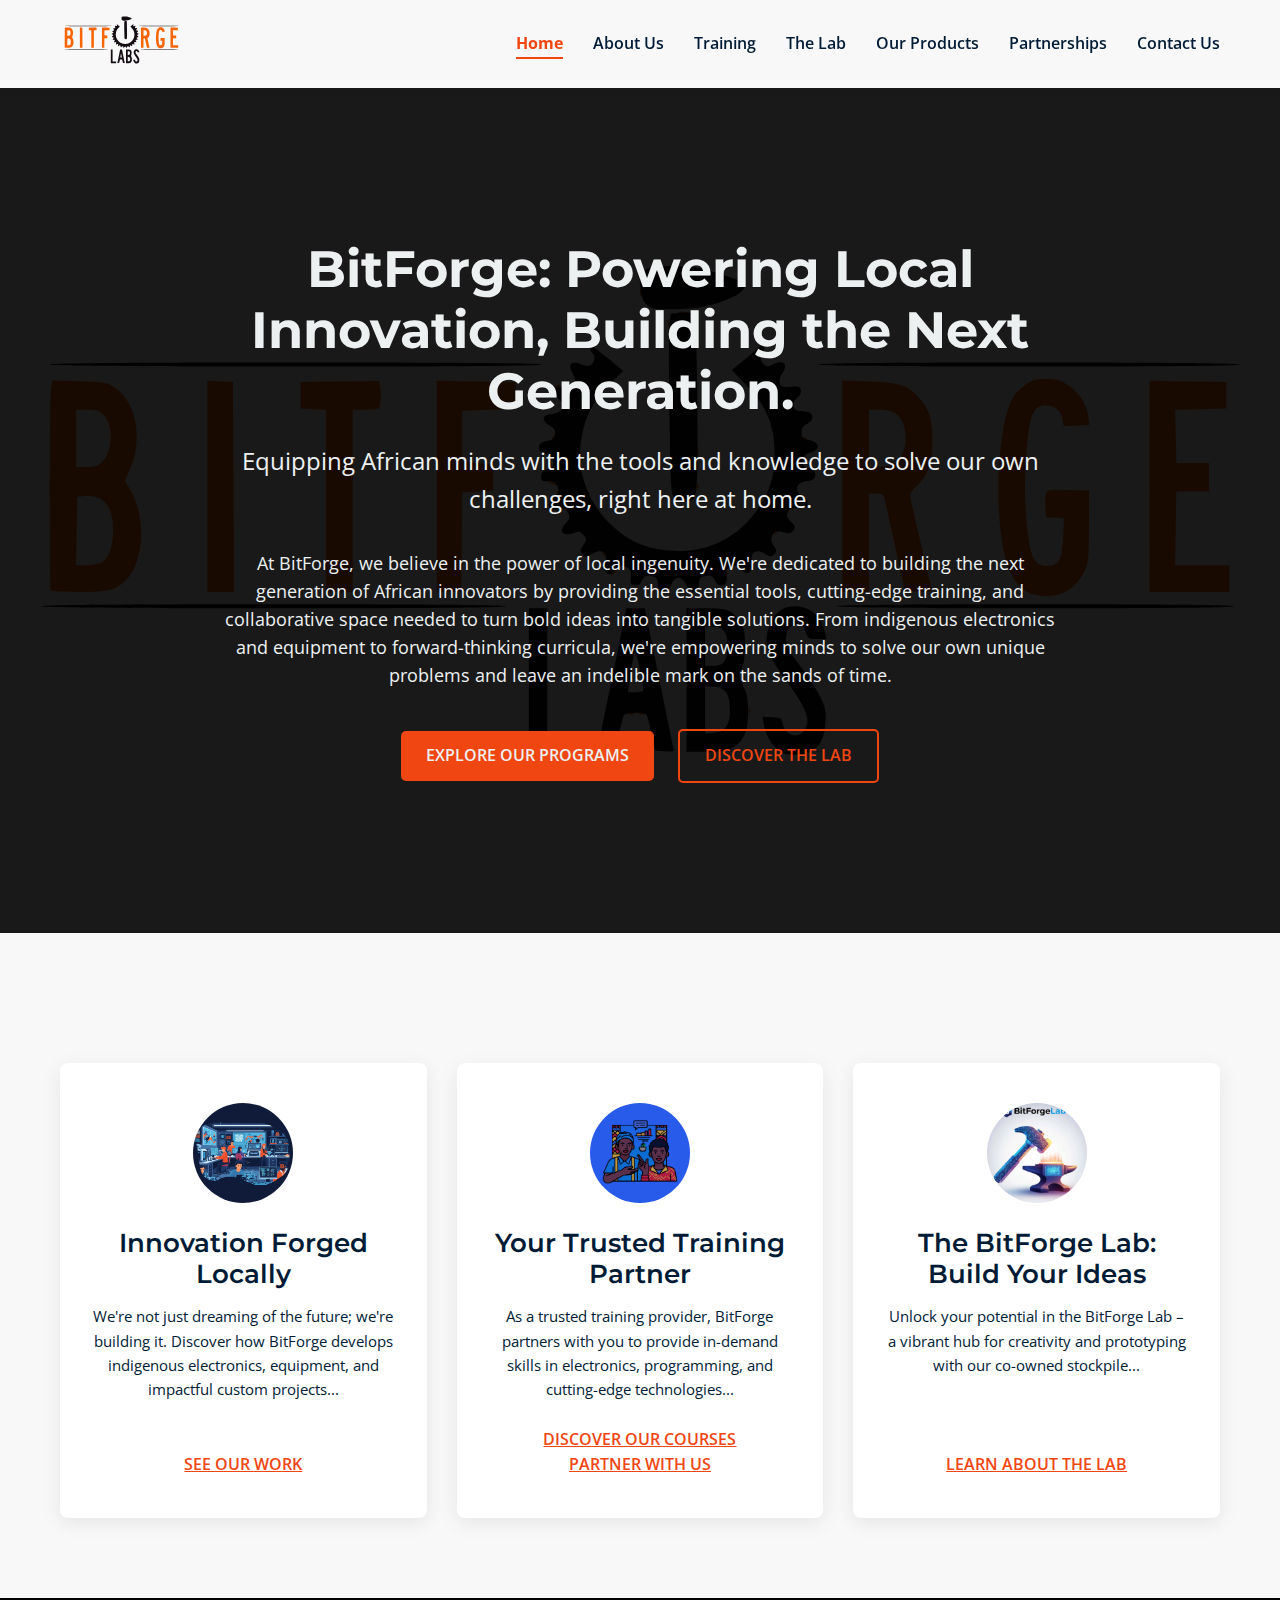
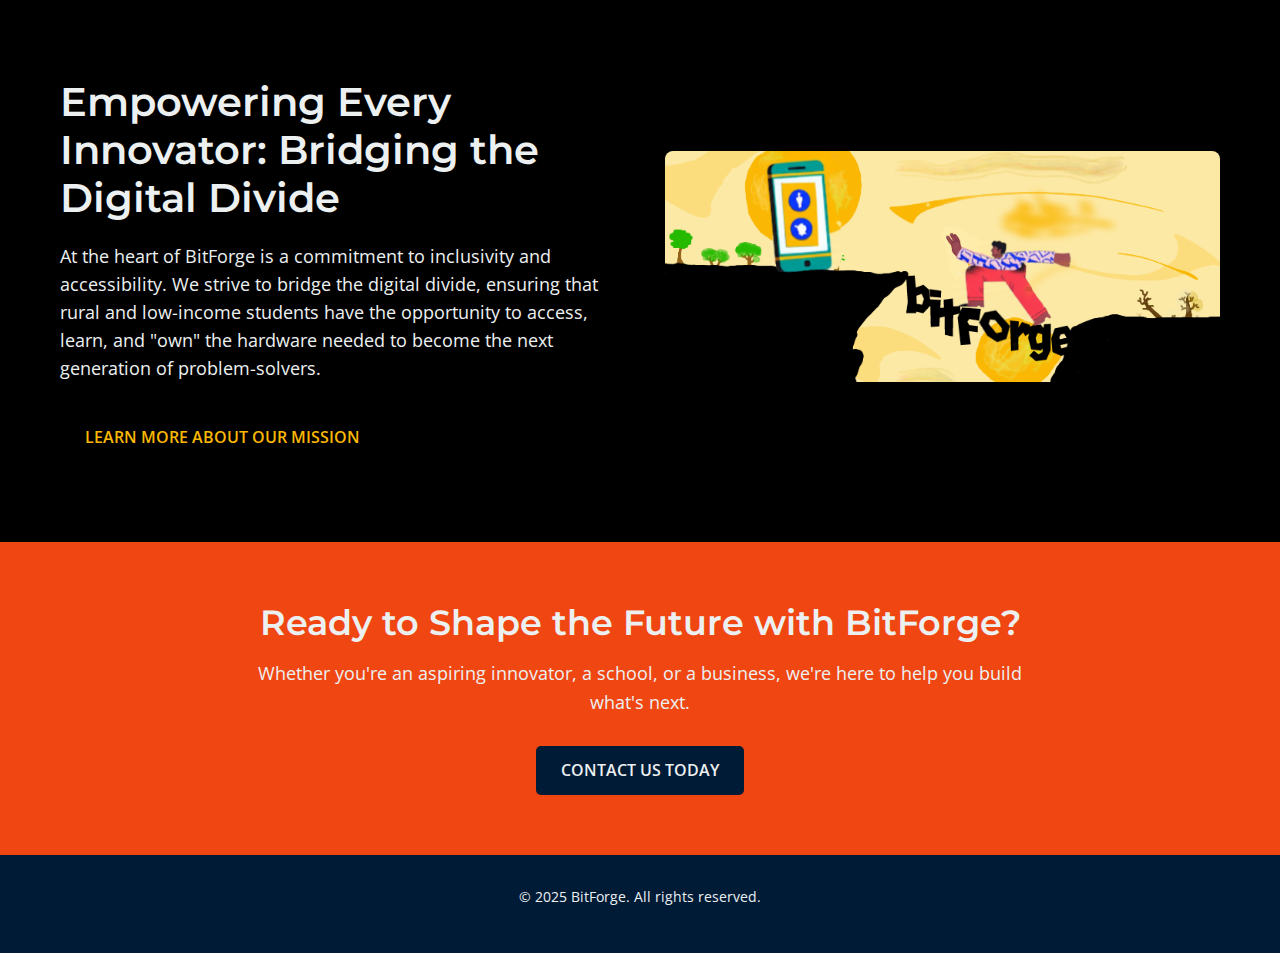
<file: index.html>
<!DOCTYPE html>
<html lang="en">
<head>
    <meta charset="UTF-8">
    <meta name="viewport" content="width=device-width, initial-scale=1.0">
    <title>HOME-BitForge</title>
    <link rel="stylesheet" href="style.css">
    <link rel="preconnect" href="https://fonts.googleapis.com">
    <link rel="preconnect" href="https://fonts.gstatic.com" crossorigin>
    <link href="https://fonts.googleapis.com/css2?family=Montserrat:wght@400;600;700&family=Open+Sans:wght@400;600&display=swap" rel="stylesheet">
</head>
<body>
    <header class="main-header">
        <div class="container">
            <div class="logo">
                <img src="logo.svg" alt="BitForge Logo"> </div>
            <nav class="main-nav">
                <ul>
                    <li><a href="index.html" class="active">Home</a></li>
                    <li><a href="about.html">About Us</a></li>
                    <li><a href="training.html">Training</a></li>
                    <li><a href="thelab.html">The Lab</a></li>
                    <li><a href="products.html">Our Products</a></li>
                    <li><a href="partnerships.html">Partnerships</a></li>
                    <li><a href="contact.html">Contact Us</a></li>
                </ul>
            </nav>
        </div>
    </header>

    <main>
        <section id="home" class="hero-section">
            <div class="hero-overlay"></div>
            <div class="container hero-content">
                <h1>BitForge: Powering Local Innovation, Building the Next Generation.</h1>
                <p class="tagline">Equipping African minds with the tools and knowledge to solve our own challenges, right here at home.</p>
                <p>At BitForge, we believe in the power of local ingenuity. We're dedicated to building the next generation of African innovators by providing the essential tools, cutting-edge training, and collaborative space needed to turn bold ideas into tangible solutions. From indigenous electronics and equipment to forward-thinking curricula, we're empowering minds to solve our own unique problems and leave an indelible mark on the sands of time.</p>
                <div class="hero-actions">
                    <a href="training.html" class="btn btn-primary">Explore Our Programs</a>
                    <a href="thelab.html" class="btn btn-secondary">Discover The Lab</a>
                </div>
            </div>
        </section>

        <section id="what-we-do" class="core-strengths-section section-padding">
            <div class="container">
                <div class="strength-cards">
                    <div class="card">
                        <div class="innovation-card-icon"></div> 
						<h3>Innovation Forged Locally</h3>
                        <p>We're not just dreaming of the future; we're building it. Discover how BitForge develops indigenous electronics, equipment, and impactful custom projects...</p>
                        <a href="products.html" class="btn btn-link">See Our Work</a>
                    </div>
                    <div class="card">
                        <div class="ttp-card-icon"></div> <h3>Your Trusted Training Partner</h3>
                        <p>As a trusted training provider, BitForge partners with you to provide in-demand skills in electronics, programming, and cutting-edge technologies...</p>
                        <a href="training.html" class="btn btn-link">Discover Our Courses</a>
			<a href="partnership.html" class="btn btn-link">Partner with Us</a>
                    </div>
                    <div class="card">
                        <div class="lab-card-icon"></div> <h3>The BitForge Lab: Build Your Ideas</h3>
                        <p>Unlock your potential in the BitForge Lab – a vibrant hub for creativity and prototyping with our co-owned stockpile...</p>
                        <a href="thelab.html" class="btn btn-link">Learn About The Lab</a>
                    </div>
                </div>
            </div>
        </section>

        <section id="commitment" class="commitment-section section-padding">
            <div class="container">
                <div class="commitment-content">
                    <div class="commitment-text">
                        <h2>Empowering Every Innovator: Bridging the Digital Divide</h2>
                        <p>At the heart of BitForge is a commitment to inclusivity and accessibility. We strive to bridge the digital divide, ensuring that rural and low-income students have the opportunity to access, learn, and "own" the hardware needed to become the next generation of problem-solvers.</p>
                        <a href="about.html" class="btn commitment-btn">Learn More About Our Mission</a>
                    </div>
                    <div class="commitment-image">
                        <img src="digital divide.png" alt="Bridging the Digital Divide"> </div>
                </div>
            </div>
        </section>

        <section class="cta-strip">
            <div class="container">
                <h2>Ready to Shape the Future with BitForge?</h2>
                <p>Whether you're an aspiring innovator, a school, or a business, we're here to help you build what's next.</p>
                <a href="contact.html" class="btn btn-primary">Contact Us Today</a>
            </div>
        </section>
    </main>

    <footer class="main-footer">
        <div class="container">
            <p>&copy; 2025 BitForge. All rights reserved.</p>
            </div>
    </footer>

    <script src="script.js"></script>
</body>
</html>
</file>
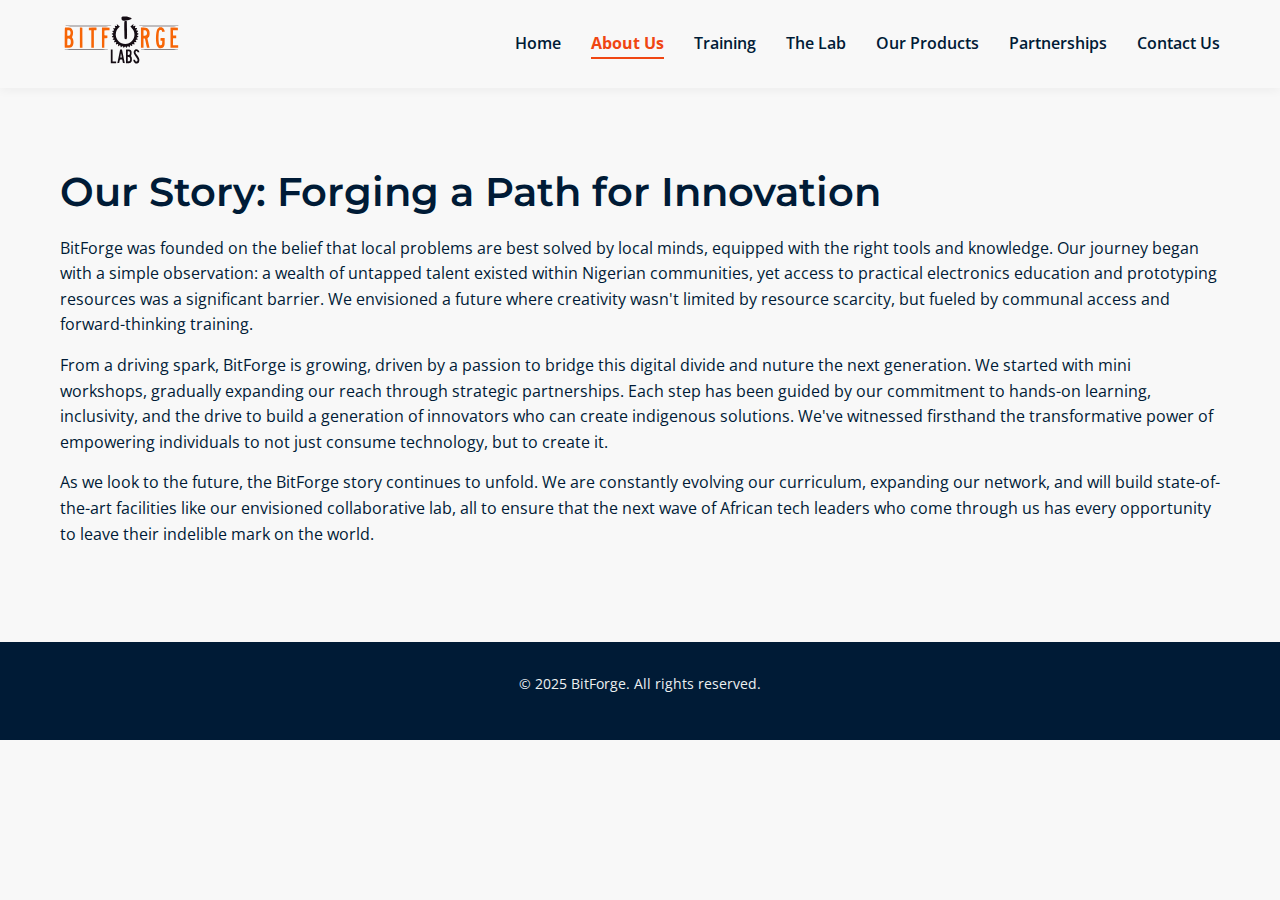
<file: about.html>
<!DOCTYPE html>
<html lang="en">
<head>
    <meta charset="UTF-8">
    <meta name="viewport" content="width=device-width, initial-scale=1.0">
    <title>BitForge - Powering Local Innovation</title>
    <link rel="stylesheet" href="style.css">
    <link rel="preconnect" href="https://fonts.googleapis.com">
    <link rel="preconnect" href="https://fonts.gstatic.com" crossorigin>
    <link href="https://fonts.googleapis.com/css2?family=Montserrat:wght@400;600;700&family=Open+Sans:wght@400;600&display=swap" rel="stylesheet">
</head>
<body>
<header class="main-header">
        <div class="container">
            <div class="logo">
                <img src="logo.svg" alt="BitForge Logo"> </div>
            <nav class="main-nav">
                <ul>
                    <li><a href="index.html">Home</a></li>
                    <li><a href="about.html" class="active">About Us</a></li>
                    <li><a href="training.html">Training</a></li>
                    <li><a href="thelab.html">The Lab</a></li>
                    <li><a href="products.html">Our Products</a></li>
                    <li><a href="partnerships.html">Partnerships</a></li>
                    <li><a href="contact.html">Contact Us</a></li>
                </ul>
            </nav>
        </div>
    </header>
<main>
    <section id="our-story" class="section-padding">
        <div class="container">
            <h2>Our Story: Forging a Path for Innovation</h2>
            <p>BitForge was founded on the belief that local problems are best solved by local minds, equipped with the right tools and knowledge. Our journey began with a simple observation: a wealth of untapped talent existed within Nigerian communities, yet access to practical electronics education and prototyping resources was a significant barrier. We envisioned a future where creativity wasn't limited by resource scarcity, but fueled by communal access and forward-thinking training.</p>
            <p>From a driving spark, BitForge is growing, driven by a passion to bridge this digital divide and nuture the next generation. We started with mini workshops, gradually expanding our reach through strategic partnerships. Each step has been guided by our commitment to hands-on learning, inclusivity, and the drive to build a generation of innovators who can create indigenous solutions. We've witnessed firsthand the transformative power of empowering individuals to not just consume technology, but to create it.</p>
            <p>As we look to the future, the BitForge story continues to unfold. We are constantly evolving our curriculum, expanding our network, and will build state-of-the-art facilities like our envisioned collaborative lab, all to ensure that the next wave of African tech leaders who come through us has every opportunity to leave their indelible mark on the world.</p>
        </div>
    </section>
<!--
    <section id="our-team" class="section-padding" style="background-color: var(--color-background-dark); color: var(--color-light-text);">
        <div class="container">
            <h2 style="color: var(--color-light-text);">Our Team: The Minds Behind BitForge</h2>
            <p style="color: var(--color-light-text);">BitForge is powered by a dedicated team of passionate educators, experienced engineers, and visionary leaders committed to our mission. We believe that true innovation comes from diverse perspectives and a shared drive to empower others.</p>

            <div class="team-grid">
                <div class="team-member">
                    <img src="placeholder-team-member1.jpg" alt="Team Member 1">
                    <h3>John Doe</h3>
                    <p class="role">Founder & CEO</p>
                    <p>John is the visionary behind BitForge, with a deep background in electronics engineering and a passion for community development.</p>
                </div>
                <div class="team-member">
                    <img src="placeholder-team-member2.jpg" alt="Team Member 2">
                    <h3>Jane Smith</h3>
                    <p class="role">Head of Training & Curriculum</p>
                    <p>Jane leads our educational initiatives, ensuring our curriculum is cutting-edge, accessible, and highly effective for all learners.</p>
                </div>
                <div class="team-member">
                    <img src="placeholder-team-member3.jpg" alt="Team Member 3">
                    <h3>David Lee</h3>
                    <p class="role">Lab Manager & Lead Engineer</p>
                    <p>David oversees the BitForge Lab, ensuring innovators have the resources and guidance to bring their most ambitious projects to life.</p>
                </div>
                </div>
        </div>
    </section> -->
</main>
    <footer class="main-footer">
        <div class="container">
            <p>&copy; 2025 BitForge. All rights reserved.</p>
            </div>
    </footer>

    <script src="script.js"></script>
</body>
</html>
</file>
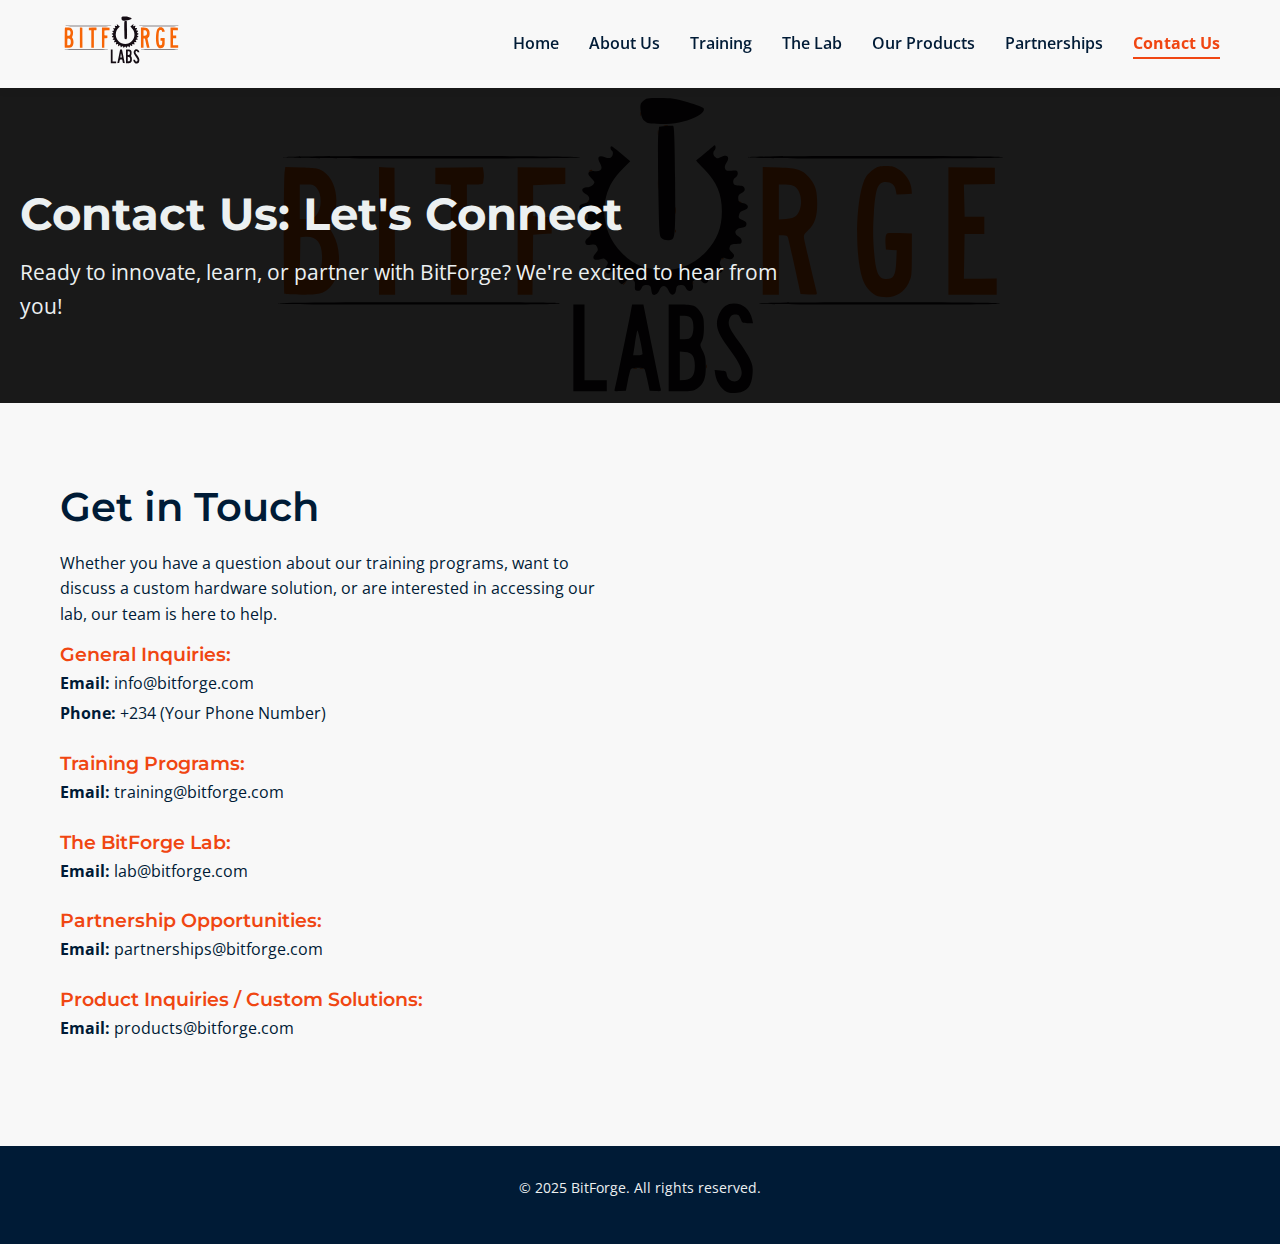
<file: contact.html>
<!DOCTYPE html>
<html lang="en">
<head>
    <meta charset="UTF-8">
    <meta name="viewport" content="width=device-width, initial-scale=1.0">
    <title>BitForge - Contact Us</title>
    <link rel="stylesheet" href="style.css">
    <link rel="preconnect" href="https://fonts.googleapis.com">
    <link rel="preconnect" href="https://fonts.gstatic.com" crossorigin>
    <link href="https://fonts.googleapis.com/css2?family=Montserrat:wght@400;600;700&family=Open+Sans:wght@400;600&display=swap" rel="stylesheet">
</head>
<body>
    <header class="main-header">
        <div class="container">
            <div class="logo">
                <img src="logo.svg" alt="BitForge Logo"> <!-- Replace with your logo -->
            </div>
            <nav class="main-nav">
                <ul>
                    <li><a href="index.html">Home</a></li>
                    <li><a href="about.html">About Us</a></li>
                    <li><a href="training.html">Training</a></li>
                    <li><a href="thelab.html">The Lab</a></li>
                    <li><a href="products.html">Our Products</a></li>
                    <li><a href="partnerships.html">Partnerships</a></li>
                    <li><a href="contact.html" class="active">Contact Us</a></li>
                </ul>
            </nav>
        </div>
    </header>

    <main>
        <section class="hero-section small-hero">
            <div class="hero-overlay"></div>
            <div class="container hero-content">
                <h1>Contact Us: Let's Connect</h1>
                <p class="tagline">Ready to innovate, learn, or partner with BitForge? We're excited to hear from you!</p>
            </div>
        </section>

        <section id="get-in-touch" class="section-padding">
            <div class="container contact-grid">
                <div class="contact-info">
                    <h2>Get in Touch</h2>
                    <p>Whether you have a question about our training programs, want to discuss a custom hardware solution, or are interested in accessing our lab, our team is here to help.</p>

                    <div class="contact-details">
                        <h3>General Inquiries:</h3>
                        <p><strong>Email:</strong> info@bitforge.com</p>
                        <p><strong>Phone:</strong> +234 (Your Phone Number)</p>
                    </div>

                    <div class="contact-details">
                        <h3>Training Programs:</h3>
                        <p><strong>Email:</strong> training@bitforge.com</p>
                    </div>

                    <div class="contact-details">
                        <h3>The BitForge Lab:</h3>
                        <p><strong>Email:</strong> lab@bitforge.com</p>
                    </div>

                    <div class="contact-details">
                        <h3>Partnership Opportunities:</h3>
                        <p><strong>Email:</strong> partnerships@bitforge.com</p>
                    </div>

                    <div class="contact-details">
                        <h3>Product Inquiries / Custom Solutions:</h3>
                        <p><strong>Email:</strong> products@bitforge.com</p>
                    </div>
                </div>

            <!--     <div class="visit-us card">
                    <h2>Visit Our Center</h2>
                    <p>You're welcome to visit us during business hours.</p>
                    <p class="address"><strong>Address:</strong> (Your Street Address, City, State, Nigeria)</p>
                    <div class="map-placeholder">-->
                        <!-- Placeholder for an embedded map (e.g., Google Maps iframe) 
                        <img src="https://placehold.co/600x300/e0e0e0/555555?text=Map+Placeholder" alt="Map Location">
                    </div>
                    <h3>Business Hours:</h3>
                    <p>Monday - Friday: 9:00 AM - 5:00 PM (WAT)</p>
                    <p>Saturday - Sunday: Closed</p>
                </div>
            </div> -->
        </section>
    </main>

    <footer class="main-footer">
        <div class="container">
            <p>&copy; 2025 BitForge. All rights reserved.</p>
        </div>
    </footer>

    <script src="script.js"></script>
</body>
</html>
</file>
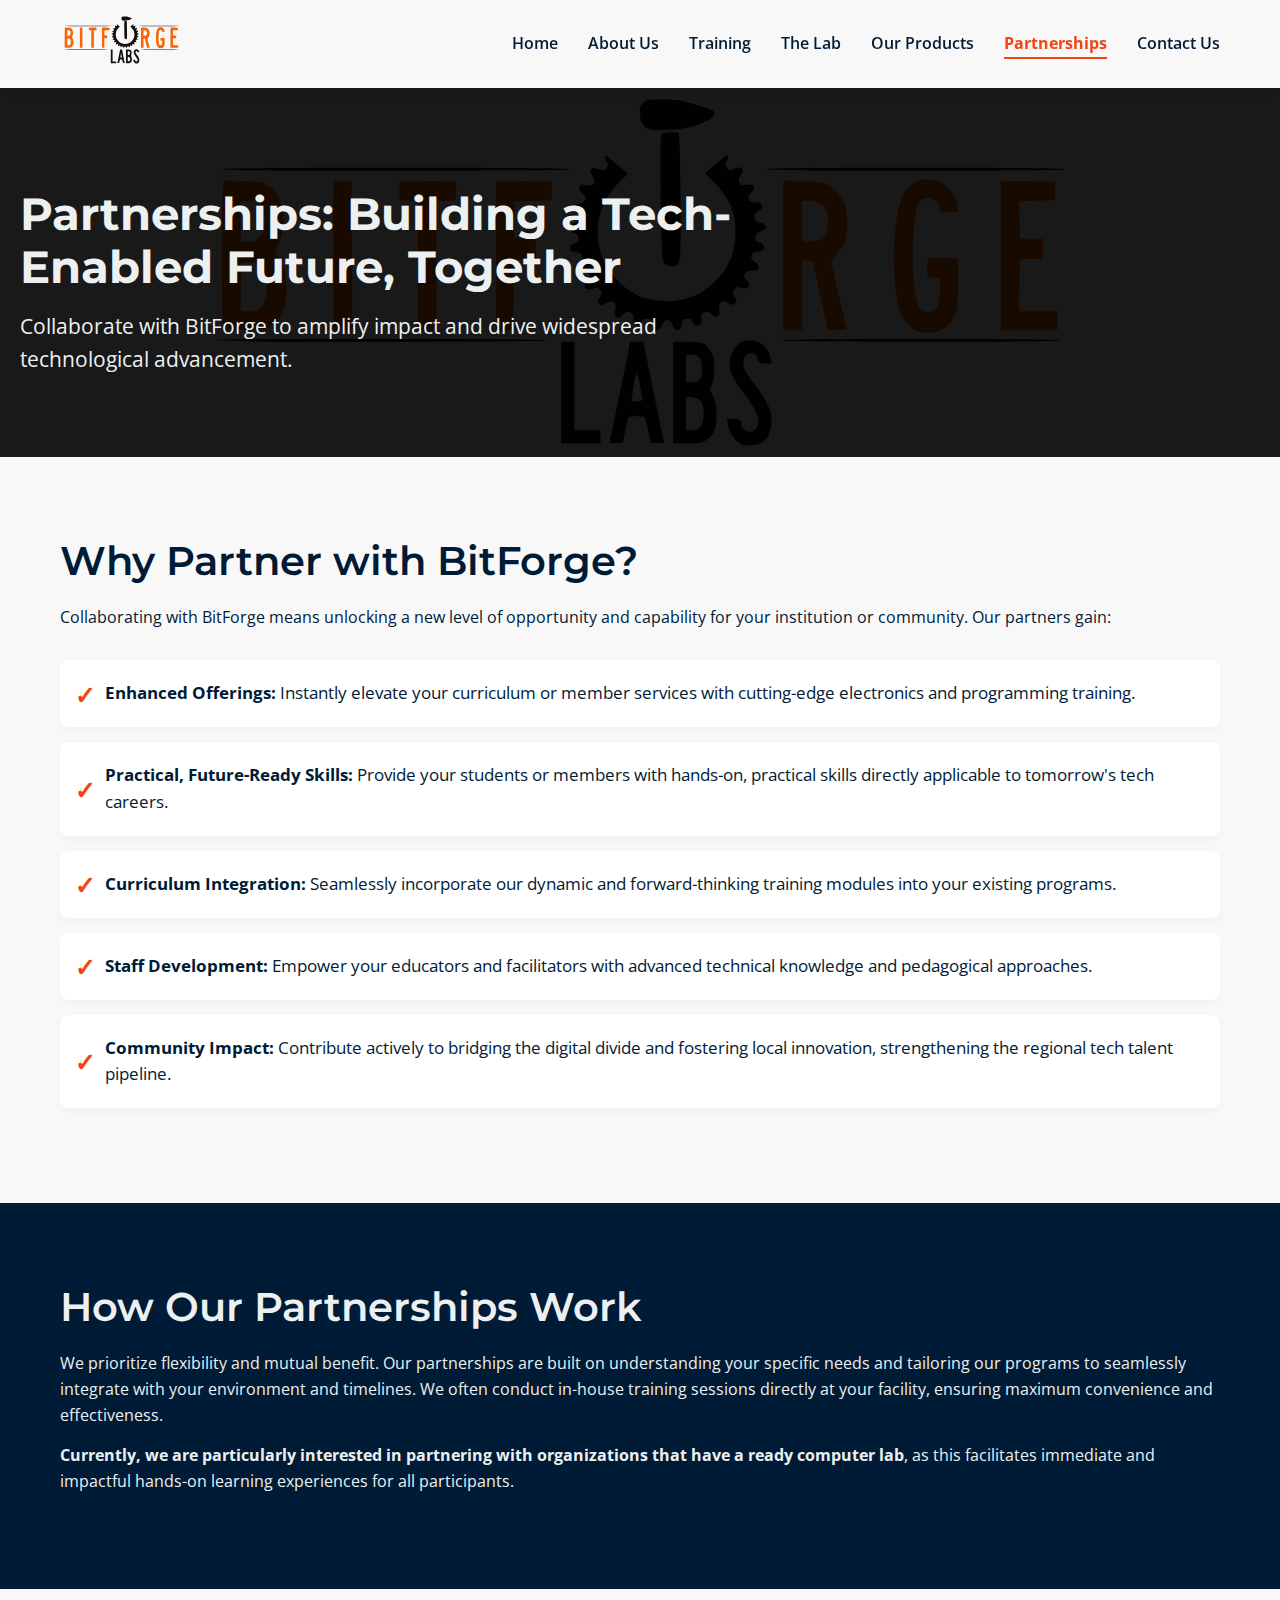
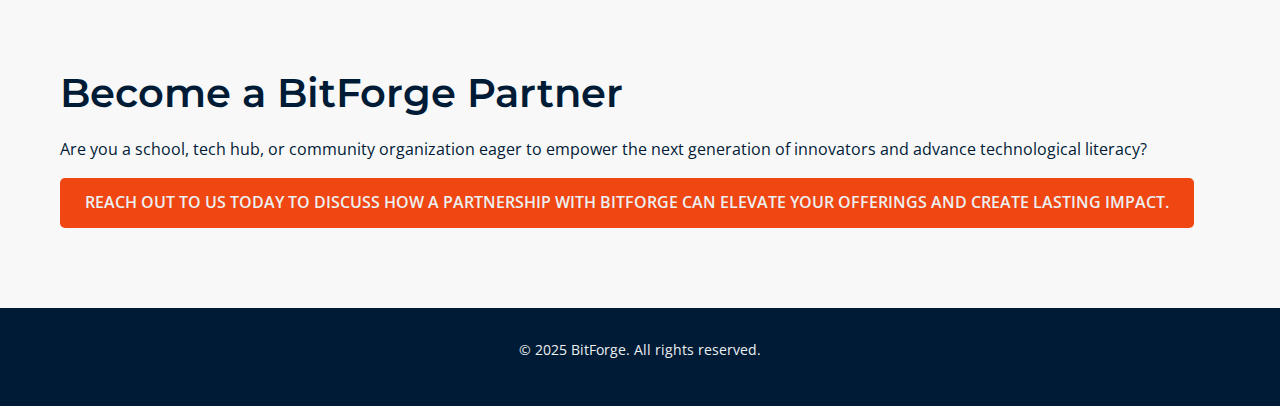
<file: partnerships.html>
<!DOCTYPE html>
<html lang="en">
<head>
    <meta charset="UTF-8">
    <meta name="viewport" content="width=device-width, initial-scale=1.0">
    <title>BitForge - Partnerships</title>
    <link rel="stylesheet" href="style.css">
    <link rel="preconnect" href="https://fonts.googleapis.com">
    <link rel="preconnect" href="https://fonts.gstatic.com" crossorigin>
    <link href="https://fonts.googleapis.com/css2?family=Montserrat:wght@400;600;700&family=Open+Sans:wght@400;600&display=swap" rel="stylesheet">
</head>
<body>
    <header class="main-header">
        <div class="container">
            <div class="logo">
                <img src="logo.svg" alt="BitForge Logo"> <!-- Replace with your logo -->
            </div>
            <nav class="main-nav">
                <ul>
                    <li><a href="index.html">Home</a></li>
                    <li><a href="about.html">About Us</a></li>
                    <li><a href="training.html">Training</a></li>
                    <li><a href="thelab.html">The Lab</a></li>
                    <li><a href="products.html">Our Products</a></li>
                    <li><a href="partnerships.html" class="active">Partnerships</a></li>
                    <li><a href="contact.html">Contact Us</a></li>
                </ul>
            </nav>
        </div>
    </header>

    <main>
        <section class="hero-section small-hero">
            <div class="hero-overlay"></div>
            <div class="container hero-content">
                <h1>Partnerships: Building a Tech-Enabled Future, Together</h1>
                <p class="tagline">Collaborate with BitForge to amplify impact and drive widespread technological advancement.</p>
            </div>
        </section>

        <section id="why-partner" class="section-padding">
            <div class="container">
                <h2>Why Partner with BitForge?</h2>
                <p>Collaborating with BitForge means unlocking a new level of opportunity and capability for your institution or community. Our partners gain:</p>
                <ul class="benefits-list">
                    <li><strong>Enhanced Offerings:</strong> Instantly elevate your curriculum or member services with cutting-edge electronics and programming training.</li>
                    <li><strong>Practical, Future-Ready Skills:</strong> Provide your students or members with hands-on, practical skills directly applicable to tomorrow's tech careers.</li>
                    <li><strong>Curriculum Integration:</strong> Seamlessly incorporate our dynamic and forward-thinking training modules into your existing programs.</li>
                    <li><strong>Staff Development:</strong> Empower your educators and facilitators with advanced technical knowledge and pedagogical approaches.</li>
                    <li><strong>Community Impact:</strong> Contribute actively to bridging the digital divide and fostering local innovation, strengthening the regional tech talent pipeline.</li>
                </ul>
            </div>
        </section>

        <section id="how-it-works" class="section-padding" style="background-color: var(--color-background-dark); color: var(--color-light-text);">
            <div class="container">
                <h2 style="color: var(--color-light-text);">How Our Partnerships Work</h2>
                <p style="color: var(--color-light-text);">We prioritize flexibility and mutual benefit. Our partnerships are built on understanding your specific needs and tailoring our programs to seamlessly integrate with your environment and timelines. We often conduct in-house training sessions directly at your facility, ensuring maximum convenience and effectiveness.</p>
                <p style="color: var(--color-light-text);"><strong>Currently, we are particularly interested in partnering with organizations that have a ready computer lab</strong>, as this facilitates immediate and impactful hands-on learning experiences for all participants.</p>
            </div>
        </section>

        <section id="become-partner" class="section-padding">
            <div class="container">
                <h2>Become a BitForge Partner</h2>
                <p>Are you a school, tech hub, or community organization eager to empower the next generation of innovators and advance technological literacy?</p>
                <a href="#contact" class="btn btn-primary">Reach out to us today to discuss how a partnership with BitForge can elevate your offerings and create lasting impact.</a>
            </div>
        </section>
    </main>

    <footer class="main-footer">
        <div class="container">
            <p>&copy; 2025 BitForge. All rights reserved.</p>
        </div>
    </footer>

    <script src="script.js"></script>
</body>
</html>
</file>
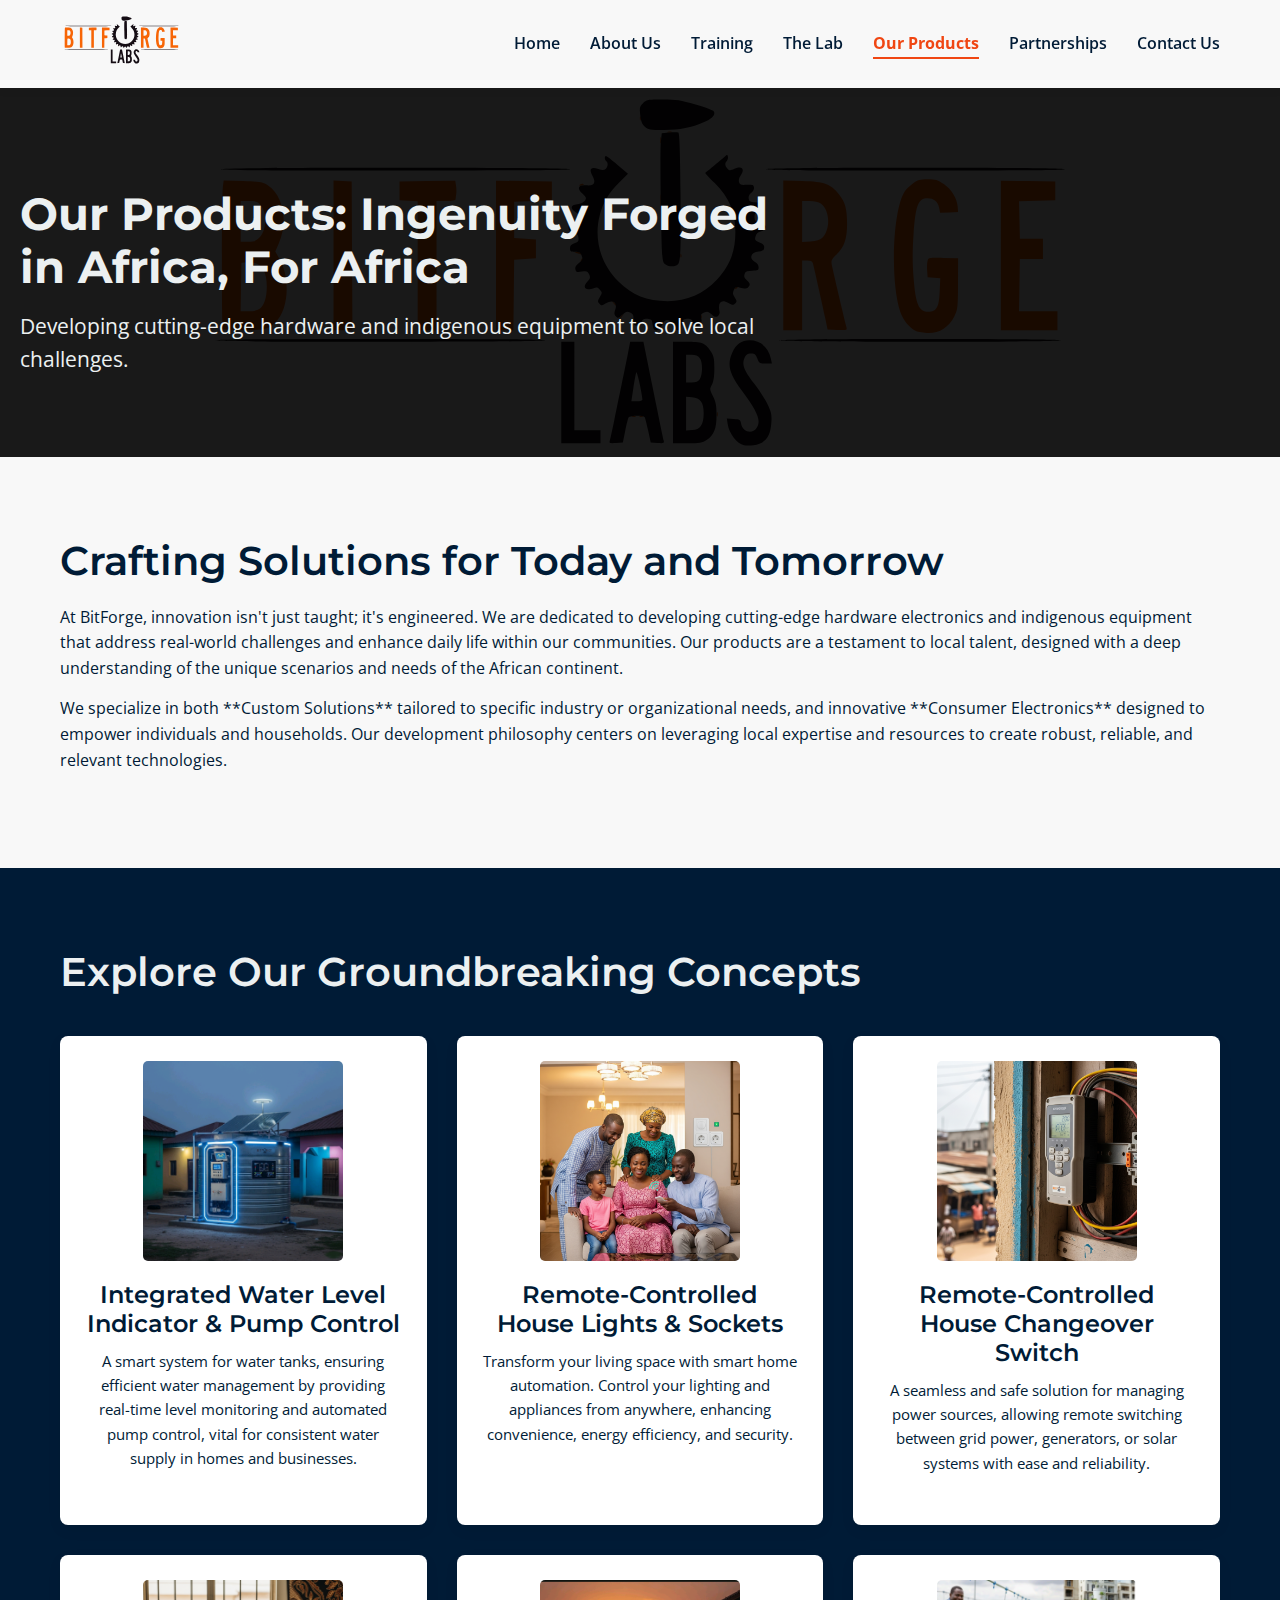
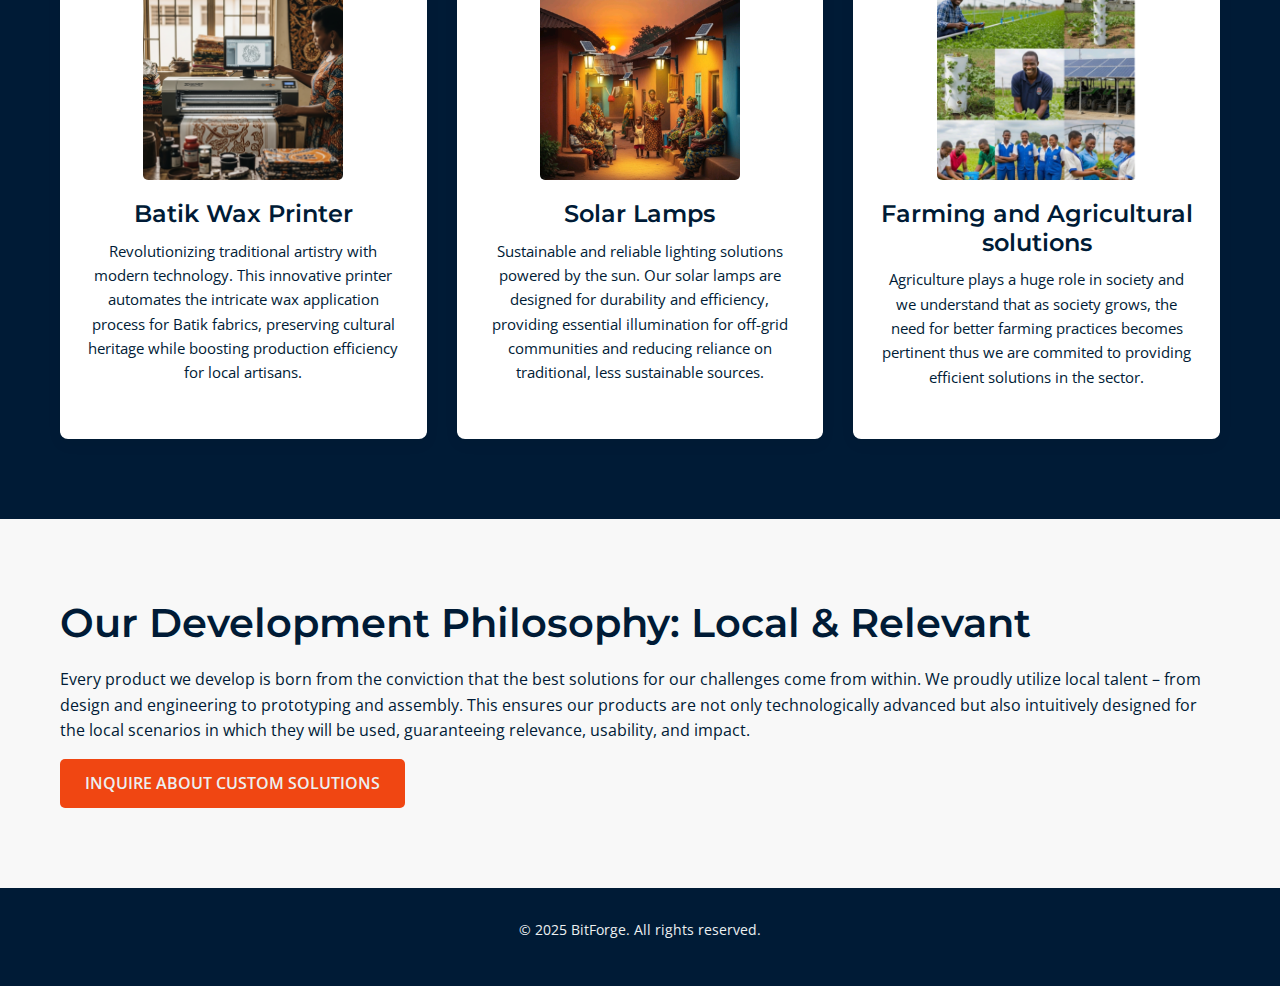
<file: products.html>
<!DOCTYPE html>
<html lang="en">
<head>
    <meta charset="UTF-8">
    <meta name="viewport" content="width=device-width, initial-scale=1.0">
    <title>BitForge - Our Products</title>
    <link rel="stylesheet" href="style.css">
    <link rel="preconnect" href="https://fonts.googleapis.com">
    <link rel="preconnect" href="https://fonts.gstatic.com" crossorigin>
    <link href="https://fonts.googleapis.com/css2?family=Montserrat:wght@400;600;700&family=Open+Sans:wght@400;600&display=swap" rel="stylesheet">
</head>
<body>
    <header class="main-header">
        <div class="container">
            <div class="logo">
                <img src="logo.svg" alt="BitForge Logo"> <!-- Replace with your logo -->
            </div>
            <nav class="main-nav">
                <ul>
                    <li><a href="index.html">Home</a></li>
                    <li><a href="about.html">About Us</a></li>
                    <li><a href="training.html">Training</a></li>
                    <li><a href="thelab.html">The Lab</a></li>
                    <li><a href="products.html" class="active">Our Products</a></li>
                    <li><a href="partnerships.html">Partnerships</a></li>
                    <li><a href="contact.html">Contact Us</a></li>
                </ul>
            </nav>
        </div>
    </header>

    <main>
        <section class="hero-section small-hero">
            <div class="hero-overlay"></div>
            <div class="container hero-content">
                <h1>Our Products: Ingenuity Forged in Africa, For Africa</h1>
                <p class="tagline">Developing cutting-edge hardware and indigenous equipment to solve local challenges.</p>
            </div>
        </section>

        <section id="product-philosophy" class="section-padding">
            <div class="container">
                <h2>Crafting Solutions for Today and Tomorrow</h2>
                <p>At BitForge, innovation isn't just taught; it's engineered. We are dedicated to developing cutting-edge hardware electronics and indigenous equipment that address real-world challenges and enhance daily life within our communities. Our products are a testament to local talent, designed with a deep understanding of the unique scenarios and needs of the African continent.</p>
                <p>We specialize in both **Custom Solutions** tailored to specific industry or organizational needs, and innovative **Consumer Electronics** designed to empower individuals and households. Our development philosophy centers on leveraging local expertise and resources to create robust, reliable, and relevant technologies.</p>
            </div>
        </section>

        <section id="featured-products" class="section-padding" style="background-color: var(--color-background-dark); color: var(--color-dark-text);">
            <div class="container">
                <h2 style="color: var(--color-light-text);">Explore Our Groundbreaking Concepts</h2>
                <div class="product-grid">
                    <div class="product-item card">
                        <img src="images/future tank.png" alt="Integrated Water Level Indicator">
                        <h3>Integrated Water Level Indicator & Pump Control</h3>
                        <p>A smart system for water tanks, ensuring efficient water management by providing real-time level monitoring and automated pump control, vital for consistent water supply in homes and businesses.</p>
                    </div>
                    <div class="product-item card">
                        <img src="images/remotesocket.png" alt="Remote Controlled House Lights">
                        <h3>Remote-Controlled House Lights & Sockets</h3>
                        <p>Transform your living space with smart home automation. Control your lighting and appliances from anywhere, enhancing convenience, energy efficiency, and security.</p>
                    </div>
                    <div class="product-item card">
                        <img src="images/remote changeover.png" alt="Remote Controlled Changeover Switch">
                        <h3>Remote-Controlled House Changeover Switch</h3>
                        <p>A seamless and safe solution for managing power sources, allowing remote switching between grid power, generators, or solar systems with ease and reliability.</p>
                    </div>
                    <div class="product-item card">
                        <img src="images/batik.png" alt="Batik Wax Printer">
                        <h3>Batik Wax Printer</h3>
                        <p>Revolutionizing traditional artistry with modern technology. This innovative printer automates the intricate wax application process for Batik fabrics, preserving cultural heritage while boosting production efficiency for local artisans.</p>
                    </div>
                    <div class="product-item card">
                        <img src="images/lighting.png" alt="Solar Lamps">
                        <h3>Solar Lamps</h3>
                        <p>Sustainable and reliable lighting solutions powered by the sun. Our solar lamps are designed for durability and efficiency, providing essential illumination for off-grid communities and reducing reliance on traditional, less sustainable sources.</p>
                    </div>
					<div class="product-item card">
                        <img src="images/agrsolutions.png" alt="Farming and agriculture solutions">
                        <h3>Farming and Agricultural solutions</h3>
                        <p>Agriculture plays a huge role in society and we understand that as society grows, the need for better farming practices becomes pertinent thus we are commited to providing efficient solutions in the sector.</p>
                    </div>
                </div>
            </div>
        </section>

        <section id="development-philosophy" class="section-padding">
            <div class="container">
                <h2>Our Development Philosophy: Local & Relevant</h2>
                <p>Every product we develop is born from the conviction that the best solutions for our challenges come from within. We proudly utilize local talent – from design and engineering to prototyping and assembly. This ensures our products are not only technologically advanced but also intuitively designed for the local scenarios in which they will be used, guaranteeing relevance, usability, and impact.</p>
                <a href="#contact" class="btn btn-primary">Inquire About Custom Solutions</a>
            </div>
        </section>
    </main>

    <footer class="main-footer">
        <div class="container">
            <p>&copy; 2025 BitForge. All rights reserved.</p>
        </div>
    </footer>

    <script src="script.js"></script>
</body>
</html>
</file>
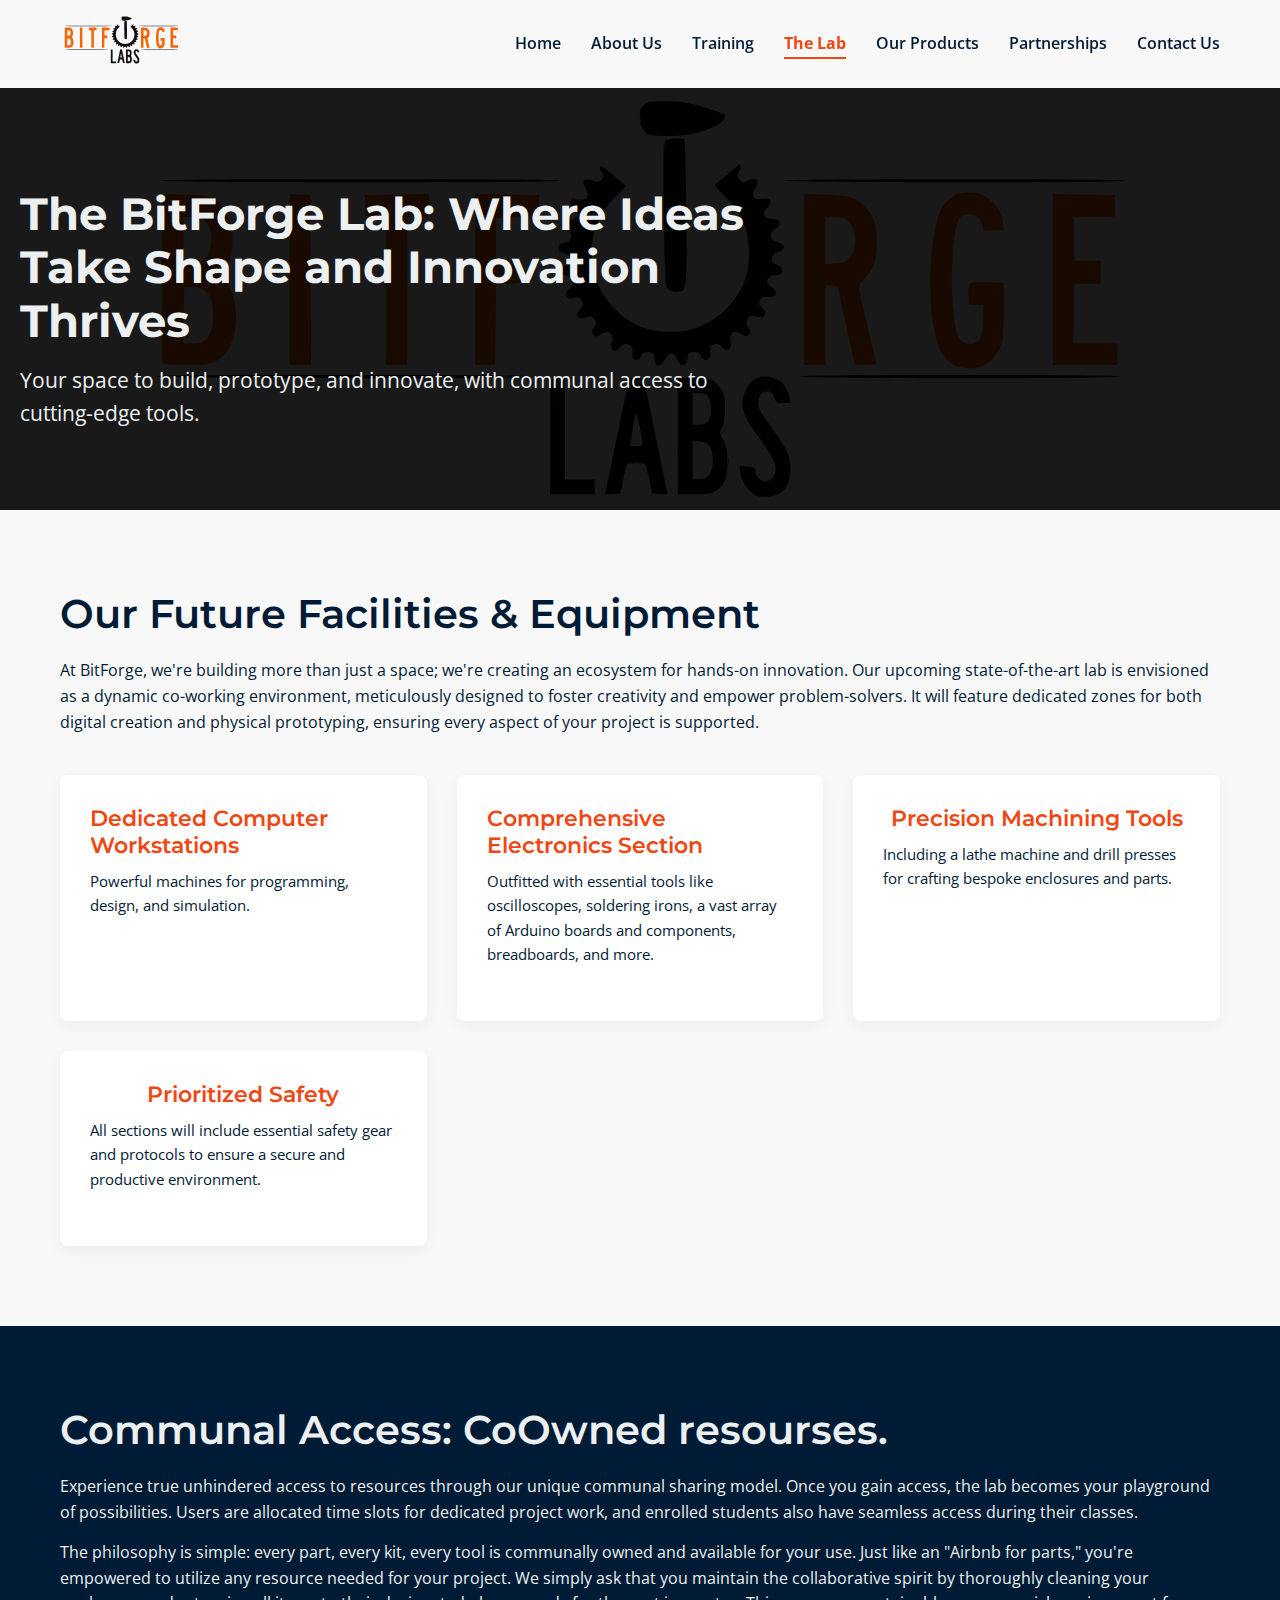
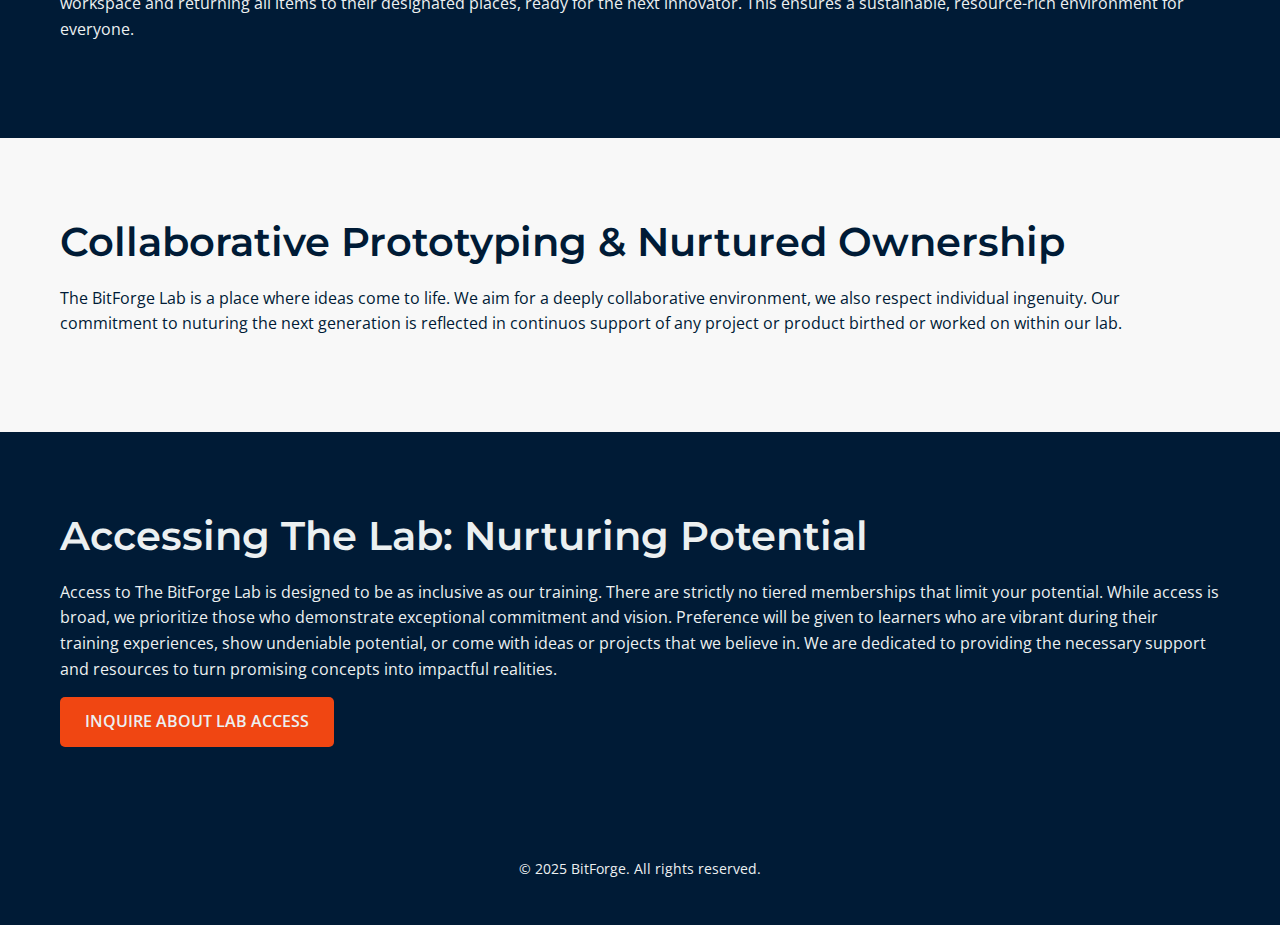
<file: thelab.html>
<!DOCTYPE html>
<html lang="en">
<head>
    <meta charset="UTF-8">
    <meta name="viewport" content="width=device-width, initial-scale=1.0">
    <title>Lab - BitForge</title>
    <link rel="stylesheet" href="style.css">
    <link rel="preconnect" href="https://fonts.googleapis.com">
    <link rel="preconnect" href="https://fonts.gstatic.com" crossorigin>
    <link href="https://fonts.googleapis.com/css2?family=Montserrat:wght@400;600;700&family=Open+Sans:wght@400;600&display=swap" rel="stylesheet">
</head>
<body>
    <header class="main-header">
        <div class="container">
            <div class="logo">
                <img src="logo.svg" alt="BitForge Logo"> <!-- Replace with your logo -->
            </div>
            <nav class="main-nav">
                <ul>
                    <li><a href="index.html">Home</a></li>
                    <li><a href="about.html">About Us</a></li>
                    <li><a href="training.html">Training</a></li>
                    <li><a href="thelab.html" class="active">The Lab</a></li>
                    <li><a href="products.html">Our Products</a></li>
                    <li><a href="partnerships.html">Partnerships</a></li>
                    <li><a href="contact.html">Contact Us</a></li>
                </ul>
            </nav>
        </div>
    </header>

    <main>
        <section class="hero-section small-hero">
            <div class="hero-overlay"></div>
            <div class="container hero-content">
                <h1>The BitForge Lab: Where Ideas Take Shape and Innovation Thrives</h1>
                <p class="tagline">Your space to build, prototype, and innovate, with communal access to cutting-edge tools.</p>
            </div>
        </section>

        <section id="future-facilities" class="section-padding">
            <div class="container">
                <h2>Our Future Facilities & Equipment</h2>
                <p>At BitForge, we're building more than just a space; we're creating an ecosystem for hands-on innovation. Our upcoming state-of-the-art lab is envisioned as a dynamic co-working environment, meticulously designed to foster creativity and empower problem-solvers. It will feature dedicated zones for both digital creation and physical prototyping, ensuring every aspect of your project is supported.</p>
                <div class="equipment-list-grid">
                    <div class="equipment-item card">
                        <h3>Dedicated Computer Workstations</h3>
                        <p>Powerful machines for programming, design, and simulation.</p>
                    </div>
                    <div class="equipment-item card">
                        <h3>Comprehensive Electronics Section</h3>
                        <p>Outfitted with essential tools like oscilloscopes, soldering irons, a vast array of Arduino boards and components, breadboards, and more.</p>
                    </div>
                    <div class="equipment-item card">
                        <h3>Precision Machining Tools</h3>
                        <p>Including a lathe machine and drill presses for crafting bespoke enclosures and parts.</p>
                    </div>
                    <div class="equipment-item card">
                        <h3>Prioritized Safety</h3>
                        <p>All sections will include essential safety gear and protocols to ensure a secure and productive environment.</p>
                    </div>
                </div>
            </div>
        </section>

        <section id="communal-access" class="section-padding" style="background-color: var(--color-background-dark); color: var(--color-light-text);">
            <div class="container">
                <h2 style="color: var(--color-light-text);">Communal Access: CoOwned resourses.</h2>
                <p style="color: var(--color-light-text);">Experience true unhindered access to resources through our unique communal sharing model. Once you gain access, the lab becomes your playground of possibilities. Users are allocated time slots for dedicated project work, and enrolled students also have seamless access during their classes.</p>
                <p style="color: var(--color-light-text);">The philosophy is simple: every part, every kit, every tool is communally owned and available for your use. Just like an "Airbnb for parts," you're empowered to utilize any resource needed for your project. We simply ask that you maintain the collaborative spirit by thoroughly cleaning your workspace and returning all items to their designated places, ready for the next innovator. This ensures a sustainable, resource-rich environment for everyone.</p>
            </div>
        </section>

        <section id="shared-ownership" class="section-padding">
            <div class="container">
                <h2>Collaborative Prototyping & Nurtured Ownership</h2>
                <p>The BitForge Lab is a place where ideas come to life. We aim for a deeply collaborative environment, we also respect individual ingenuity. Our commitment to nuturing the next generation is reflected in continuos support of any project or product birthed or worked on within our lab.</p>
            </div>
        </section>

        <section id="accessing-lab" class="section-padding" style="background-color: var(--color-background-dark);">
            <div class="container">
                <h2 style="color: var(--color-light-text);">Accessing The Lab: Nurturing Potential</h2>
                <p style="color: var(--color-light-text);">Access to The BitForge Lab is designed to be as inclusive as our training. There are strictly no tiered memberships that limit your potential. While access is broad, we prioritize those who demonstrate exceptional commitment and vision. Preference will be given to learners who are vibrant during their training experiences, show undeniable potential, or come with ideas or projects that we believe in. We are dedicated to providing the necessary support and resources to turn promising concepts into impactful realities.</p>
                <a href="#contact" class="btn btn-primary">Inquire About Lab Access</a>
            </div>
        </section>
    </main>

    <footer class="main-footer">
        <div class="container">
            <p>&copy; 2025 BitForge. All rights reserved.</p>
        </div>
    </footer>

    <script src="script.js"></script>
</body>
</html>
</file>
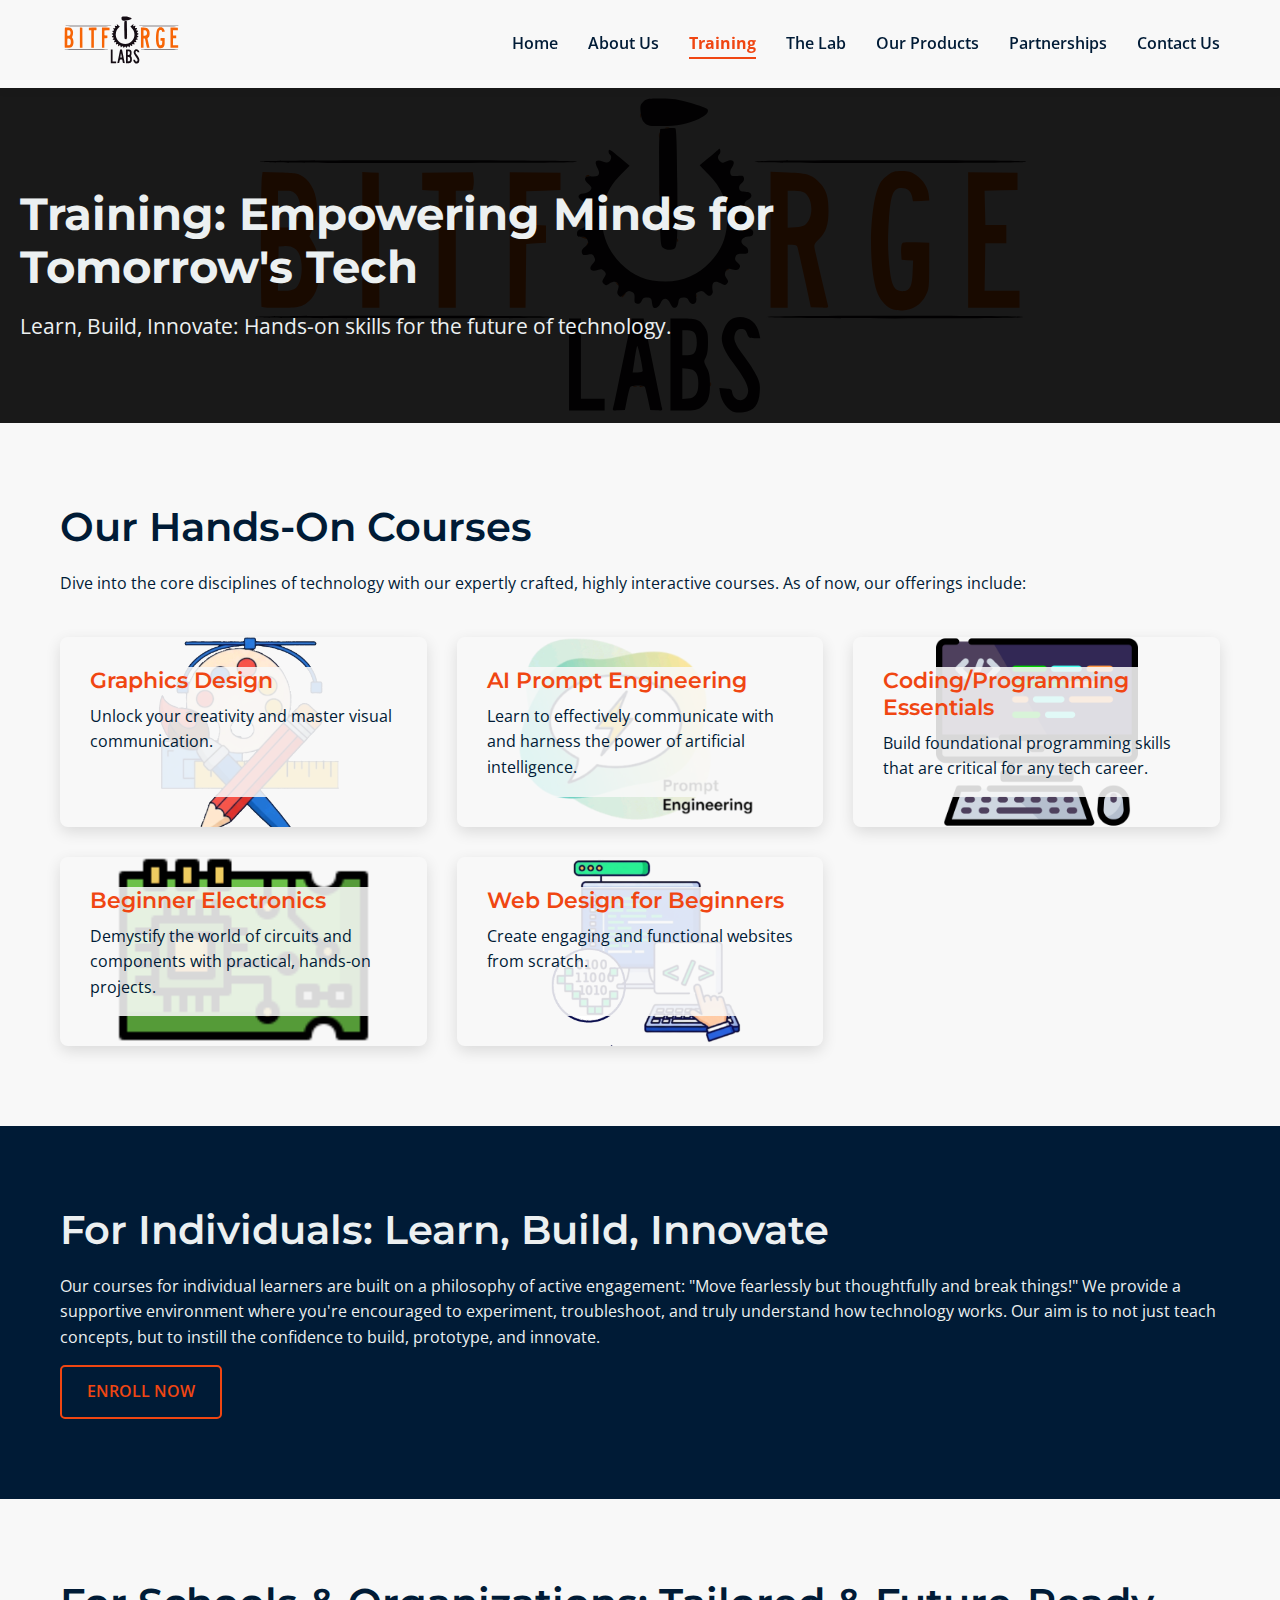
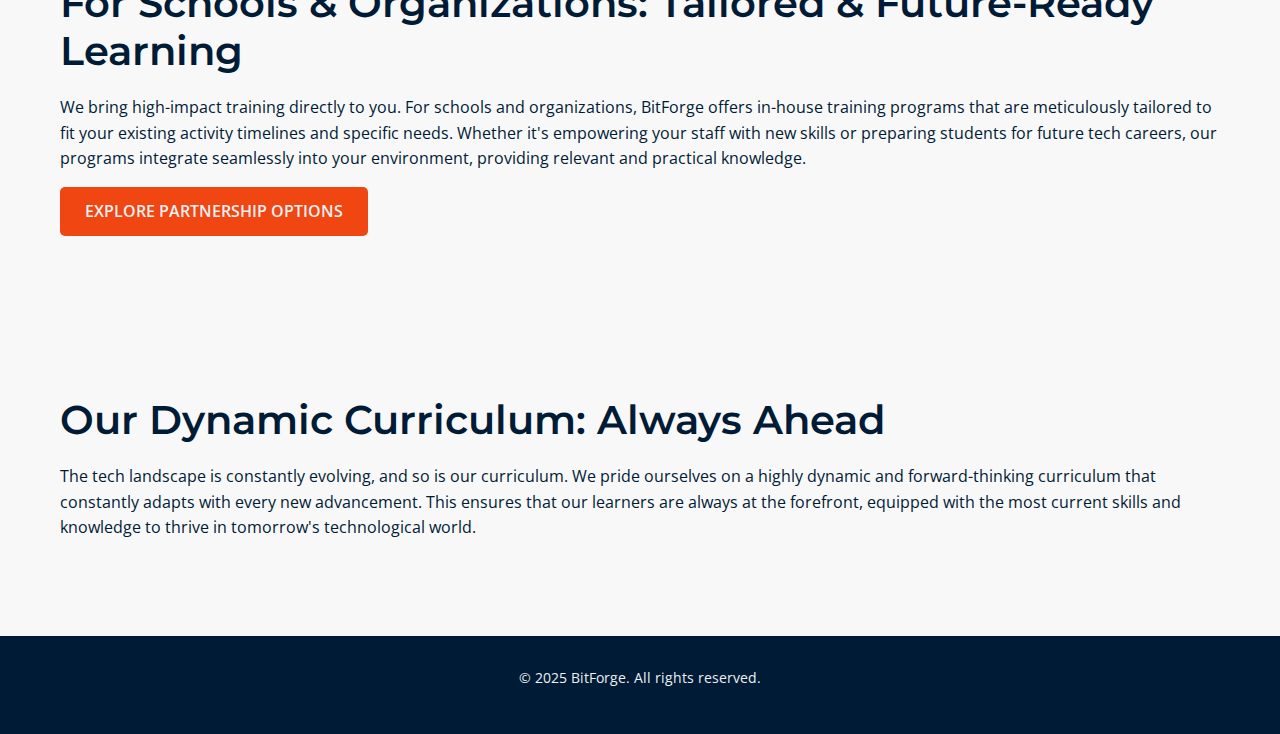
<file: training.html>
<!DOCTYPE html>
<html lang="en">
<head>
    <meta charset="UTF-8">
    <meta name="viewport" content="width=device-width, initial-scale=1.0">
    <title>Training - BitForge</title>
    <link rel="stylesheet" href="style.css">
    <link rel="preconnect" href="https://fonts.googleapis.com">
    <link rel="preconnect" href="https://fonts.gstatic.com" crossorigin>
    <link href="https://fonts.googleapis.com/css2?family=Montserrat:wght@400;600;700&family=Open+Sans:wght@400;600&display=swap" rel="stylesheet">
</head>
<body>
    <header class="main-header">
        <div class="container">
            <div class="logo">
                <img src="logo.svg" alt="BitForge Logo"> <!-- Replace with your logo -->
            </div>
            <nav class="main-nav">
                <ul>
                    <li><a href="index.html">Home</a></li>
                    <li><a href="about.html">About Us</a></li>
                    <li><a href="training.html" class="active">Training</a></li>
                    <li><a href="thelab.html">The Lab</a></li>
                    <li><a href="products.html">Our Products</a></li>
                    <li><a href="partnerships.html">Partnerships</a></li>
                    <li><a href="contact.html">Contact Us</a></li>
                </ul>
            </nav>
        </div>
    </header>

    <main>
        <section class="hero-section small-hero">
            <div class="hero-overlay"></div>
            <div class="container hero-content">
                <h1>Training: Empowering Minds for Tomorrow's Tech</h1>
                <p class="tagline">Learn, Build, Innovate: Hands-on skills for the future of technology.</p>
            </div>
        </section>

        <section id="our-courses" class="section-padding">
            <div class="container">
                <h2>Our Hands-On Courses</h2>
                <p>Dive into the core disciplines of technology with our expertly crafted, highly interactive courses. As of now, our offerings include:</p>
                <div class="course-list-grid">
                   
				   <div class="graphics course-card">
					 <div class="course-item card-overlay">
						<h3>Graphics Design</h3>
                        <p>Unlock your creativity and master visual communication.</p>
                    </div>
				   </div>
				   
				   <div class="prompt course-card">
					 <div class="course-item card-overlay">
						<h3>AI Prompt Engineering</h3>
                        <p>Learn to effectively communicate with and harness the power of artificial intelligence.</p>
                     </div>
				   </div>
					
					
                    <div class="coding course-card">
					 <div class="course-item card-overlay">
                        <h3>Coding/Programming Essentials</h3>
                        <p>Build foundational programming skills that are critical for any tech career.</p>
                     </div>
				   </div>
					
					
                    <div class="electronics course-card">
					 <div class="course-item card-overlay">
						<h3>Beginner Electronics</h3>
                        <p>Demystify the world of circuits and components with practical, hands-on projects.</p>
                     </div>
				   </div>
					
					
                    <div class="web course-card">
					 <div class="course-item card-overlay">
						<h3>Web Design for Beginners</h3>
                        <p>Create engaging and functional websites from scratch.</p>
                     </div>
				   </div>
					
					
                    <!-- Add more courses here as they become available -->
                </div>
            </div>
        </section>

        <section id="for-individuals" class="section-padding" style="background-color: var(--color-background-dark); color: var(--color-light-text);">
            <div class="container">
                <h2 style="color: var(--color-light-text);">For Individuals: Learn, Build, Innovate</h2>
                <p style="color: var(--color-light-text);">Our courses for individual learners are built on a philosophy of active engagement: "Move fearlessly but thoughtfully and break things!" We provide a supportive environment where you're encouraged to experiment, troubleshoot, and truly understand how technology works. Our aim is to not just teach concepts, but to instill the confidence to build, prototype, and innovate.</p>
                <a href="#contact" class="btn btn-secondary">Enroll Now</a>
            </div>
        </section>

        <section id="for-organizations" class="section-padding">
            <div class="container">
                <h2>For Schools & Organizations: Tailored & Future-Ready Learning</h2>
                <p>We bring high-impact training directly to you. For schools and organizations, BitForge offers in-house training programs that are meticulously tailored to fit your existing activity timelines and specific needs. Whether it's empowering your staff with new skills or preparing students for future tech careers, our programs integrate seamlessly into your environment, providing relevant and practical knowledge.</p>
                <a href="partnerships.html" class="btn btn-primary">Explore Partnership Options</a>
            </div>
        </section>

        <section id="dynamic-curriculum" class="section-padding" style="background-color: var(--color-background-light);">
            <div class="container">
                <h2>Our Dynamic Curriculum: Always Ahead</h2>
                <p>The tech landscape is constantly evolving, and so is our curriculum. We pride ourselves on a highly dynamic and forward-thinking curriculum that constantly adapts with every new advancement. This ensures that our learners are always at the forefront, equipped with the most current skills and knowledge to thrive in tomorrow's technological world.</p>
            </div>
        </section>
    </main>

    <footer class="main-footer">
        <div class="container">
            <p>&copy; 2025 BitForge. All rights reserved.</p>
        </div>
    </footer>

    <script src="script.js"></script>
</body>
</html>
</file>
<file: style.css>
/* Variables for Colors & Fonts */
:root {
    --color-primary-orange: #f04612; /* A vibrant, modern orange */
    --color-secondary-earth: #a06f25; /* A warm, earthy brown/tan */
    --color-dark-text: #001b36; /* Dark charcoal for main text */
    --color-light-text: #ecf0f1; /* Light grey for text on dark backgrounds */
    --color-background-light: #f8f8f8; /* Light background */
    --color-background-dark: #001b36; /* Dark background */
    --color-accent-blue: #0d8fe6; /* A subtle tech blue for contrast */
    --font-heading: 'Montserrat', sans-serif;
    --font-body: 'Open Sans', sans-serif;
}

/* Base Styles & Resets */
* {
    margin: 0;
    padding: 0;
    box-sizing: border-box;
}

html {
    scroll-behavior: smooth;
}

body {
    font-family: var(--font-body);
    line-height: 1.6;
    color: var(--color-dark-text);
    background-color: var(--color-background-light);
}

.container {
    max-width: 1200px;
    margin: 0 auto;
    padding: 0 20px;
}

/* Typography */
h1, h2, h3 {
    font-family: var(--font-heading);
    color: var(--color-dark-text);
    margin-bottom: 20px;
    line-height: 1.2;
}

h1 {
    font-size: 3.2em; /* Larger for hero */
    font-weight: 700;
}

h2 {
    font-size: 2.5em;
    font-weight: 600;
}

h3 {
    font-size: 1.8em;
    font-weight: 600;
}

p {
    margin-bottom: 15px;
}

a {
    text-decoration: none;
    color: var(--color-primary-orange);
    transition: color 0.3s ease;
}

a:hover {
    color: var(--color-accent-blue);
}

/* Buttons */
.btn {
    display: inline-block;
    padding: 12px 25px;
    border-radius: 5px;
    font-weight: 600;
    text-transform: uppercase;
    transition: background-color 0.3s ease, color 0.3s ease;
    border: none;
    cursor: pointer;
}

.btn-primary {
    background-color: var(--color-primary-orange);
    color: var(--color-light-text);
}

.btn-primary:hover {
    background-color: var(--color-secondary-earth);
    color: var(--color-light-text);
}

.btn-secondary {
    background-color: transparent;
    color: var(--color-primary-orange);
    border: 2px solid var(--color-primary-orange);
}

.btn-secondary:hover {
    background-color: var(--color-primary-orange);
    color: var(--color-light-text);
}

.btn-link {
    color: var(--color-primary-orange);
    text-decoration: underline;
    padding: 0;
    background: none;
}

.btn-link:hover {
    color: var(--color-accent-blue);
    text-decoration: none;
}

/* Header */
.main-header {
    background-color: var(--color-background-light);
    padding: 15px 0;
    box-shadow: 0 2px 10px rgba(0,0,0,0.05);
    position: sticky;
    top: 0;
    z-index: 1000;
}

.main-header .container {
    display: flex;
    justify-content: space-between;
    align-items: center;
}

.logo img {
    height: 50px; /* Adjust as needed */
}

.main-nav ul {
    list-style: none;
    display: flex;
}

.main-nav ul li {
    margin-left: 30px;
}

.main-nav ul li a {
    color: var(--color-dark-text);
    font-weight: 600;
    position: relative;
    padding-bottom: 5px;
}

.main-nav ul li a::after {
    content: '';
    position: absolute;
    width: 0;
    height: 2px;
    bottom: 0;
    left: 0;
    background-color: var(--color-primary-orange);
    transition: width 0.3s ease;
}

.main-nav ul li a:hover::after {
    width: 100%;
}

/* Sections */
.section-padding {
    padding: 80px 0;
}

/* Hero Section */
.hero-section {
    background: url('logo.svg') no-repeat center center/contain; /* Replace with your hero image */
    position: relative;
    color: var(--color-light-text);
    text-align: center;
    padding: 150px 0; /* Adjust height as needed */
    display: flex;
    align-items: center;
    justify-content: center;
}

.hero-overlay {
    position: absolute;
    top: 0;
    left: 0;
    width: 100%;
    height: 100%;
    background: rgba(0, 0, 0, 0.9); /* Dark overlay */
    z-index: 1;
}

.hero-content {
    position: relative;
    z-index: 2;
    max-width: 900px;
}

.hero-content h1 {
    color: var(--color-light-text);
    margin-bottom: 20px;
}

.hero-content .tagline {
    font-size: 1.5em;
    font-weight: 400;
    margin-bottom: 30px;
    color: var(--color-light-text);
}

.hero-content p {
    font-size: 1.1em;
    margin-bottom: 40px;
    color: var(--color-light-text);
}

.hero-actions .btn {
    margin: 0 10px;
}

/* Core Strengths Section */
.core-strengths-section {
    background-color: var(--color-background-light);
    text-align: center;
}

.strength-cards {
    display: grid;
    grid-template-columns: repeat(auto-fit, minmax(300px, 1fr));
    gap: 30px;
    margin-top: 50px;
}

.card {
    background-color: #fff;
    padding: 40px 30px;
    border-radius: 8px;
    box-shadow: 0 5px 20px rgba(0,0,0,0.08);
    transition: transform 0.3s ease, box-shadow 0.3s ease;
    display: flex;
    flex-direction: column;
    align-items: center;
    text-align: center;
}

.card:hover {
    transform: translateY(-40px);
    box-shadow: 0 10px 30px rgba(0,0,0,0.12);
}

.innovation-card-icon {
    width: 100px;
    height: 100px;
    background-color: #101B3A; /* Placeholder icon background */
    border-radius: 50%;
    margin-bottom: 25px;
    display: flex;
    justify-content: center;
    align-items: center;
    background-image: url(images/innovation.png);
    background-repeat: no-repeat;
    background-position: center;
    background-size: cover;
}


.ttp-card-icon {
    width: 100px;
    height: 100px;
    background-color: #285be9; /* Placeholder icon background */
    border-radius: 50%;
    margin-bottom: 25px;
    display: flex;
    justify-content: center;
    align-items: center;
    background-image: url(images/ttp.png);
    background-repeat: no-repeat;
    background-position: center;
    background-size: cover;
}

.lab-card-icon {
    width: 100px;
    height: 100px;
    background-color: #101B3A; /* Placeholder icon background */
    border-radius: 50%;
    margin-bottom: 25px;
    display: flex;
    justify-content: center;
    align-items: center;
    background-image: url(images/dreamForge.png);
    background-repeat: no-repeat;
    background-position: center;
    background-size: cover;
}










.card h3 { 
    color: var(--color-dark-text);
    font-size: 1.6em;
    margin-bottom: 15px;
}

.card p {
    font-size: 0.95em;
    margin-bottom: 25px;
    flex-grow: 1; /* Pushes button to bottom */
}

/* Commitment Section */
.commitment-section {
    background-color: #000000; /* Dark background for contrast */
    color: var(--color-light-text);
}

.commitment-content {
    display: flex;
    align-items: center;
    gap: 50px;
    flex-wrap: wrap; /* Allow wrapping on smaller screens */
}

.commitment-text {
    flex: 1;
    min-width: 300px; /* Minimum width before wrapping */
}

.commitment-text h2 {
    color: var(--color-light-text);
    margin-bottom: 20px;
}

.commitment-text p {
    font-size: 1.1em;
    margin-bottom: 30px;
}

.commitment-image {
    flex: 1;
    min-width: 300px; /* Minimum width before wrapping */
    text-align: center;
}

.commitment-image img {
    max-width: 100%;
    height: auto;
    border-radius: 8px;
    box-shadow: 0 5px 20px rgba(0,0,0,0.2);
}

.commitment-btn {
    background-color: transparent;
    color: #fab803;
    border: var(--color-light-text);
}

.commitment-btn:hover {
    background-color: #fab803;
    color: var(--color-light-text);
}

/* CTA Strip */
.cta-strip {
    background-color: var(--color-primary-orange);
    color: var(--color-light-text);
    text-align: center;
    padding: 60px 20px;
}

.cta-strip h2 {
    color: var(--color-light-text);
    font-size: 2.2em;
    margin-bottom: 15px;
}

.cta-strip p {
    font-size: 1.1em;
    margin-bottom: 30px;
    max-width: 800px;
    margin-left: auto;
    margin-right: auto;
}

.cta-strip .btn-primary {
    background-color: var(--color-background-dark); /* Dark button on orange background */
    color: var(--color-light-text);
}

.cta-strip .btn-primary:hover {
    background-color: var(--color-secondary-earth);
}

/* Footer */
.main-footer {
    background-color: var(--color-dark-text);
    color: var(--color-light-text);
    text-align: center;
    padding: 30px 0;
    font-size: 0.9em;
}

/* Responsive Design */
@media (max-width: 992px) {
    h1 {
        font-size: 2.8em;
    }
    h2 {
        font-size: 2em;
    }
    .main-nav ul li {
        margin-left: 20px;
    }
    .hero-section {
        padding: 120px 0;
    }
}

@media (max-width: 768px) {
    .main-header .container {
        flex-direction: column;
        text-align: center;
    }
    .main-nav ul {
        margin-top: 15px;
        flex-wrap: wrap;
        justify-content: center;
    }
    .main-nav ul li {
        margin: 5px 15px;
    }
    .hero-section {
        padding: 100px 0;
    }
    .hero-content h1 {
        font-size: 2.2em;
    }
    .hero-content .tagline {
        font-size: 1.2em;
    }
    .strength-cards {
        grid-template-columns: 1fr; /* Stack cards on smaller screens */
    }
    .commitment-content {
        flex-direction: column;
        text-align: center;
    }
    .commitment-image {
        order: -1; /* Image above text on mobile */
    }
    .cta-strip h2 {
        font-size: 1.8em;
    }
}

@media (max-width: 480px) {
    h1 {
        font-size: 1.8em;
    }
    h2 {
        font-size: 1.6em;
    }
    .hero-actions .btn {
        display: block;
        margin: 15px auto;
        width: 80%;
    }
    .section-padding {
        padding: 60px 0;
    }
    .main-nav ul {
        flex-direction: column;
        align-items: center;
    }
    .main-nav ul li {
        margin: 5px 0;
    }
}





/* Add to your existing style.css */

/* Small Hero Section for internal pages */
.hero-section.small-hero {
    padding: 100px 0 80px; /* Shorter height */
    text-align: left; /* Align text left */
}

.hero-section.small-hero .hero-content {
    max-width: 800px; /* Narrower content area */
    text-align: left;
    margin-left: 0; /* Align to left */
}

.hero-section.small-hero h1 {
    font-size: 2.8em; /* Slightly smaller than homepage hero */
    margin-bottom: 15px;
}

.hero-section.small-hero .tagline {
    font-size: 1.3em;
    margin-bottom: 0; /* No extra margin after tagline */
}

/* Course List Grid (Training Page) */
.course-list-grid {
    display: grid;
    grid-template-columns: repeat(auto-fit, minmax(280px, 1fr));
    gap: 30px;
    margin-top: 40px;
}

.course-card {
    padding: 30px;
    border-radius: 8px;
    box-shadow: 0 5px 15px rgba(0, 0, 0, 0.123);
    text-align: left;
    transition: transform 0.3s ease, box-shadow 0.3s ease;
	z-index: 1;
}


.course-card:hover {
    transform: translateY(-20px);
    box-shadow: 0 8px 20px rgba(0,0,0,0.1);
}

.course-card h3 {
    color: var(--color-primary-orange);
    margin-bottom: 10px;
    font-size: 1.4em;
}

.graphics {
	background-image: url(images/graphics.png);
	background-repeat: no-repeat;
    background-position: center;
    background-size: 70%;
}

.prompt {
	background-image: url(images/prompt.png);
	background-repeat: no-repeat;
    background-position: center;
    background-size: 79%;
}

.coding {
	background-image: url(images/coding.png);
	background-repeat: no-repeat;
    background-position: center;
    background-size: 55%;
}

.electronics {
	background-image: url(images/electronics.png);
	background-repeat: no-repeat;
    background-position: center;
    background-size: 70%;
}

.web {
	background-image: url(images/webdev.png);
	background-repeat: no-repeat;
    background-position: center;
    background-size: 90%;
}

.course-item.card-overlay {
    width: 100%;
    height: 100%;
    background: rgba(248, 248, 248, 0.87); /* light overlay */
}

/* Equipment List Grid (Lab Page) */
.equipment-list-grid {
    display: grid;
    grid-template-columns: repeat(auto-fit, minmax(280px, 1fr));
    gap: 30px;
    margin-top: 40px;
}

.equipment-item.card {
    background-color: #fff;
    padding: 30px;
    border-radius: 8px;
    box-shadow: 0 5px 15px rgba(0,0,0,0.05);
    text-align: left;
    transition: transform 0.3s ease, box-shadow 0.3s ease;
}

.equipment-item.card:hover {
    transform: translateY(-20px);
    box-shadow: 0 8px 20px rgba(0,0,0,0.1);
}

.equipment-item.card h3 {
    color: var(--color-primary-orange);
    margin-bottom: 10px;
    font-size: 1.4em;
}

/* Product Grid (Products Page) */
.product-grid {
    display: grid;
    grid-template-columns: repeat(auto-fit, minmax(300px, 1fr));
    gap: 30px;
    margin-top: 40px;
}

.product-item.card {
    background-color: #fff;
    padding: 25px;
    border-radius: 8px;
    box-shadow: 0 5px 15px rgba(0,0,0,0.05);
    text-align: center;
    transition: transform 0.3s ease, box-shadow 0.3s ease;
    display: flex;
    flex-direction: column;
}

.product-item.card:hover {
    transform: translateY(-20px);
    box-shadow: 0 8px 20px rgba(0,0,0,0.1);
}

.product-item.card img {
    max-width: 100%;
    height: 200px; /* Fixed height for product images */
    object-fit: cover; /* Ensures images cover the area without distortion */
    border-radius: 5px;
    margin-bottom: 20px;
}

.product-item.card h3 {
    color: var(--color-dark-text);
    font-size: 1.5em;
    margin-bottom: 10px;
}

.product-item.card p {
	
    font-size: 0.95em;
    flex-grow: 1; /* Allows text to take available space */
}

/* Benefits List (Partnerships Page) */
.benefits-list {
    list-style: none; /* Remove default bullets */
    padding: 0;
    margin-top: 30px;
}

.benefits-list li {
    background-color: #fff;
    padding: 20px 25px;
    margin-bottom: 15px;
    border-radius: 8px;
    box-shadow: 0 3px 10px rgba(0,0,0,0.03);
    position: relative;
    padding-left: 45px; /* Space for custom icon */
    font-size: 1.05em;
}

.benefits-list li::before {
    content: '✓'; /* Checkmark icon */
    color: var(--color-primary-orange);
    font-size: 1.5em;
    position: absolute;
    left: 15px;
    top: 50%;
    transform: translateY(-50%);
    font-weight: bold;
}

/* Contact Grid (Contact Page) */
.contact-grid {
    display: grid;
    grid-template-columns: 1fr 1fr;
    gap: 50px;
    align-items: flex-start; /* Align items to the top */
}

.contact-info .contact-details {
    margin-bottom: 25px;
}

.contact-info .contact-details h3 {
    font-size: 1.2em;
    color: var(--color-primary-orange);
    margin-bottom: 5px;
}

.contact-info .contact-details p {
    margin-bottom: 5px;
}

.visit-us.card {
    background-color: #fff;
    padding: 40px;
    border-radius: 8px;
    box-shadow: 0 5px 20px rgba(0,0,0,0.08);
    text-align: left;
}

.visit-us.card h2 {
    color: var(--color-dark-text);
    margin-bottom: 20px;
}

.visit-us.card .address {
    font-size: 1.1em;
    margin-bottom: 20px;
}

.visit-us.card .map-placeholder {
    width: 100%;
    height: 250px; /* Fixed height for map placeholder */
    background-color: #e0e0e0;
    margin-bottom: 20px;
    border-radius: 5px;
    overflow: hidden; /* Ensures image fits */
}

.visit-us.card .map-placeholder img {
    width: 100%;
    height: 100%;
    object-fit: cover;
}

/* Active navigation link styling */
.main-nav ul li a.active {
    color: var(--color-primary-orange);
    font-weight: 700;
}

.main-nav ul li a.active::after {
    width: 100%;
}

/* Responsive adjustments for new pages */
@media (max-width: 992px) {
    .hero-section.small-hero h1 {
        font-size: 2.2em;
    }
    .hero-section.small-hero .tagline {
        font-size: 1.1em;
    }
}

@media (max-width: 768px) {
    .course-list-grid,
    .equipment-list-grid,
    .product-grid {
        grid-template-columns: 1fr; /* Stack on mobile */
    }
    .contact-grid {
        grid-template-columns: 1fr; /* Stack on mobile */
    }
    .visit-us.card {
        order: -1; /* Move visit us card to top on mobile */
    }
}

@media (max-width: 480px) {
    .hero-section.small-hero h1 {
        font-size: 1.8em;
    }
    .hero-section.small-hero .tagline {
        font-size: 1em;
    }
}
</file>
